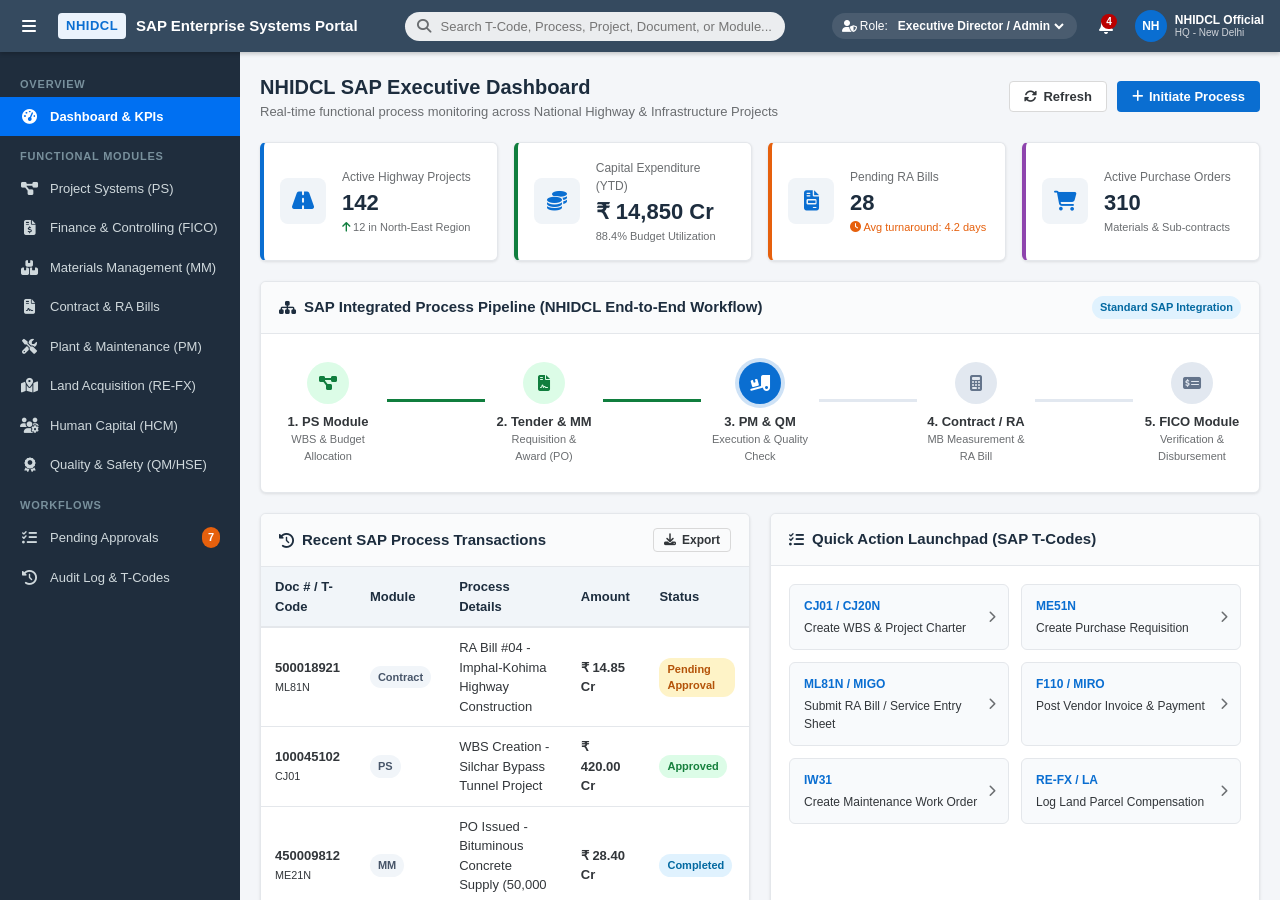
<file: index.html>
<!DOCTYPE html>
<html lang="en">
<head>
    <meta charset="UTF-8">
    <meta name="viewport" content="width=device-width, initial-scale=1.0">
    <title>NHIDCL - SAP Enterprise Portal Prototype</title>
    <link rel="stylesheet" href="styles.css">
    <link rel="stylesheet" href="https://cdnjs.cloudflare.com/ajax/libs/font-awesome/6.4.0/css/all.min.css">
</head>
<body>
    <!-- Top Shell Bar -->
    <header class="sap-header">
        <div class="header-left">
            <button id="toggle-sidebar-btn" class="icon-btn" title="Toggle Menu"><i class="fas fa-bars"></i></button>
            <div class="brand-logo">
                <span class="logo-badge">NHIDCL</span>
                <span class="brand-title">SAP Enterprise Systems Portal</span>
            </div>
        </div>
        <div class="header-search">
            <i class="fas fa-search search-icon"></i>
            <input type="text" id="global-search-input" placeholder="Search T-Code, Process, Project, Document, or Module...">
        </div>
        <div class="header-right">
            <div class="role-selector-wrap">
                <label for="user-role-select"><i class="fas fa-user-shield"></i> Role:</label>
                <select id="user-role-select">
                    <option value="project_manager">Project Manager (PS/PM)</option>
                    <option value="finance_officer">Finance Officer (FI-CO)</option>
                    <option value="materials_manager">Materials Manager (MM)</option>
                    <option value="site_engineer">Site Engineer (PS/QM)</option>
                    <option value="executive_director" selected>Executive Director / Admin</option>
                </select>
            </div>
            <button class="icon-btn notification-btn" title="Notifications">
                <i class="fas fa-bell"></i>
                <span class="badge">4</span>
            </button>
            <div class="user-profile">
                <div class="avatar">NH</div>
                <div class="user-info">
                    <span class="user-name">NHIDCL Official</span>
                    <span class="user-dept">HQ - New Delhi</span>
                </div>
            </div>
        </div>
    </header>

    <div class="app-container">
        <!-- Sidebar Navigation -->
        <aside class="sap-sidebar" id="sidebar">
            <nav class="sidebar-nav">
                <div class="nav-section-title">Overview</div>
                <a href="#" class="nav-item active" data-view="dashboard">
                    <i class="fas fa-tachometer-alt"></i> <span>Dashboard & KPIs</span>
                </a>

                <div class="nav-section-title">Functional Modules</div>

                <a href="#" class="nav-item" data-view="ps-module">
                    <i class="fas fa-project-diagram"></i> <span>Project Systems (PS)</span>
                </a>

                <a href="#" class="nav-item" data-view="fico-module">
                    <i class="fas fa-file-invoice-dollar"></i> <span>Finance & Controlling (FICO)</span>
                </a>

                <a href="#" class="nav-item" data-view="mm-module">
                    <i class="fas fa-boxes"></i> <span>Materials Management (MM)</span>
                </a>

                <a href="#" class="nav-item" data-view="contract-module">
                    <i class="fas fa-file-contract"></i> <span>Contract & RA Bills</span>
                </a>

                <a href="#" class="nav-item" data-view="pm-module">
                    <i class="fas fa-tools"></i> <span>Plant & Maintenance (PM)</span>
                </a>

                <a href="#" class="nav-item" data-view="land-module">
                    <i class="fas fa-map-marked-alt"></i> <span>Land Acquisition (RE-FX)</span>
                </a>

                <a href="#" class="nav-item" data-view="hcm-module">
                    <i class="fas fa-users-cog"></i> <span>Human Capital (HCM)</span>
                </a>

                <a href="#" class="nav-item" data-view="qm-module">
                    <i class="fas fa-award"></i> <span>Quality & Safety (QM/HSE)</span>
                </a>

                <div class="nav-section-title">Workflows</div>
                <a href="#" class="nav-item" data-view="workflow-approvals">
                    <i class="fas fa-tasks"></i> <span>Pending Approvals</span>
                    <span class="nav-badge">7</span>
                </a>
                <a href="#" class="nav-item" data-view="audit-trail">
                    <i class="fas fa-history"></i> <span>Audit Log & T-Codes</span>
                </a>
            </nav>
        </aside>

        <!-- Main Workspace -->
        <main class="sap-workspace">

            <!-- DASHBOARD VIEW -->
            <section id="view-dashboard" class="view-panel active">
                <div class="page-header">
                    <div>
                        <h2>NHIDCL SAP Executive Dashboard</h2>
                        <p class="subtitle">Real-time functional process monitoring across National Highway & Infrastructure Projects</p>
                    </div>
                    <div class="header-actions">
                        <button class="btn btn-secondary" id="btn-refresh-dash"><i class="fas fa-sync-alt"></i> Refresh</button>
                        <button class="btn btn-primary" id="btn-quick-process"><i class="fas fa-plus"></i> Initiate Process</button>
                    </div>
                </div>

                <!-- KPI Metric Cards -->
                <div class="kpi-grid">
                    <div class="kpi-card border-left-blue">
                        <div class="kpi-icon"><i class="fas fa-road"></i></div>
                        <div class="kpi-content">
                            <span class="kpi-label">Active Highway Projects</span>
                            <span class="kpi-value" id="kpi-active-projects">142</span>
                            <span class="kpi-subtext"><i class="fas fa-arrow-up text-success"></i> 12 in North-East Region</span>
                        </div>
                    </div>
                    <div class="kpi-card border-left-green">
                        <div class="kpi-icon"><i class="fas fa-coins"></i></div>
                        <div class="kpi-content">
                            <span class="kpi-label">Capital Expenditure (YTD)</span>
                            <span class="kpi-value" id="kpi-capex">₹ 14,850 Cr</span>
                            <span class="kpi-subtext">88.4% Budget Utilization</span>
                        </div>
                    </div>
                    <div class="kpi-card border-left-orange">
                        <div class="kpi-icon"><i class="fas fa-file-invoice"></i></div>
                        <div class="kpi-content">
                            <span class="kpi-label">Pending RA Bills</span>
                            <span class="kpi-value" id="kpi-pending-bills">28</span>
                            <span class="kpi-subtext text-warning"><i class="fas fa-clock"></i> Avg turnaround: 4.2 days</span>
                        </div>
                    </div>
                    <div class="kpi-card border-left-purple">
                        <div class="kpi-icon"><i class="fas fa-shopping-cart"></i></div>
                        <div class="kpi-content">
                            <span class="kpi-label">Active Purchase Orders</span>
                            <span class="kpi-value" id="kpi-active-pos">310</span>
                            <span class="kpi-subtext">Materials & Sub-contracts</span>
                        </div>
                    </div>
                </div>

                <!-- Functional Flow Summary -->
                <div class="card margin-top-lg">
                    <div class="card-header">
                        <h3><i class="fas fa-sitemap"></i> SAP Integrated Process Pipeline (NHIDCL End-to-End Workflow)</h3>
                        <span class="tag tag-info">Standard SAP Integration</span>
                    </div>
                    <div class="card-body">
                        <div class="process-stepper-horizontal">
                            <div class="step-item completed" data-step="1">
                                <div class="step-circle"><i class="fas fa-project-diagram"></i></div>
                                <div class="step-title">1. PS Module</div>
                                <div class="step-desc">WBS & Budget Allocation</div>
                            </div>
                            <div class="step-connector completed"></div>
                            <div class="step-item completed" data-step="2">
                                <div class="step-circle"><i class="fas fa-file-contract"></i></div>
                                <div class="step-title">2. Tender & MM</div>
                                <div class="step-desc">Requisition & Award (PO)</div>
                            </div>
                            <div class="step-connector completed"></div>
                            <div class="step-item active" data-step="3">
                                <div class="step-circle"><i class="fas fa-truck-loading"></i></div>
                                <div class="step-title">3. PM & QM</div>
                                <div class="step-desc">Execution & Quality Check</div>
                            </div>
                            <div class="step-connector"></div>
                            <div class="step-item" data-step="4">
                                <div class="step-circle"><i class="fas fa-calculator"></i></div>
                                <div class="step-title">4. Contract / RA</div>
                                <div class="step-desc">MB Measurement & RA Bill</div>
                            </div>
                            <div class="step-connector"></div>
                            <div class="step-item" data-step="5">
                                <div class="step-circle"><i class="fas fa-money-check-alt"></i></div>
                                <div class="step-title">5. FICO Module</div>
                                <div class="step-desc">Verification & Disbursement</div>
                            </div>
                        </div>
                    </div>
                </div>

                <!-- Recent Process Activity Table -->
                <div class="grid-2-col margin-top-lg">
                    <div class="card">
                        <div class="card-header">
                            <h3><i class="fas fa-history"></i> Recent SAP Process Transactions</h3>
                            <button class="btn btn-sm btn-outline" id="btn-export-log"><i class="fas fa-download"></i> Export</button>
                        </div>
                        <div class="card-body padding-0">
                            <div class="table-responsive">
                                <table class="sap-table">
                                    <thead>
                                        <tr>
                                            <th>Doc # / T-Code</th>
                                            <th>Module</th>
                                            <th>Process Details</th>
                                            <th>Amount</th>
                                            <th>Status</th>
                                        </tr>
                                    </thead>
                                    <tbody id="recent-transactions-tbody">
                                        <!-- Injected via JS -->
                                    </tbody>
                                </table>
                            </div>
                        </div>
                    </div>

                    <div class="card">
                        <div class="card-header">
                            <h3><i class="fas fa-tasks"></i> Quick Action Launchpad (SAP T-Codes)</h3>
                        </div>
                        <div class="card-body">
                            <div class="tcode-grid">
                                <div class="tcode-tile" data-action="open-modal-ps-create">
                                    <span class="tcode-code">CJ01 / CJ20N</span>
                                    <span class="tcode-name">Create WBS & Project Charter</span>
                                    <i class="fas fa-chevron-right arrow-icon"></i>
                                </div>
                                <div class="tcode-tile" data-action="open-modal-mm-pr">
                                    <span class="tcode-code">ME51N</span>
                                    <span class="tcode-name">Create Purchase Requisition</span>
                                    <i class="fas fa-chevron-right arrow-icon"></i>
                                </div>
                                <div class="tcode-tile" data-action="open-modal-ra-bill">
                                    <span class="tcode-code">ML81N / MIGO</span>
                                    <span class="tcode-name">Submit RA Bill / Service Entry Sheet</span>
                                    <i class="fas fa-chevron-right arrow-icon"></i>
                                </div>
                                <div class="tcode-tile" data-action="open-modal-fico-payment">
                                    <span class="tcode-code">F110 / MIRO</span>
                                    <span class="tcode-name">Post Vendor Invoice & Payment</span>
                                    <i class="fas fa-chevron-right arrow-icon"></i>
                                </div>
                                <div class="tcode-tile" data-action="open-modal-pm-order">
                                    <span class="tcode-code">IW31</span>
                                    <span class="tcode-name">Create Maintenance Work Order</span>
                                    <i class="fas fa-chevron-right arrow-icon"></i>
                                </div>
                                <div class="tcode-tile" data-action="open-modal-land-parcel">
                                    <span class="tcode-code">RE-FX / LA</span>
                                    <span class="tcode-name">Log Land Parcel Compensation</span>
                                    <i class="fas fa-chevron-right arrow-icon"></i>
                                </div>
                            </div>
                        </div>
                    </div>
                </div>
            </section>

            <!-- PROJECT SYSTEMS (PS) MODULE -->
            <section id="view-ps-module" class="view-panel">
                <div class="page-header">
                    <div>
                        <h2>Project Systems (PS) Module</h2>
                        <p class="subtitle">WBS Element Creation, Project Chartering, Cost Center Mapping, and Physical Progress Tracking</p>
                    </div>
                    <button class="btn btn-primary" id="btn-create-ps-proj"><i class="fas fa-plus-circle"></i> Create New Project (CJ01)</button>
                </div>

                <div class="card">
                    <div class="card-header">
                        <h3><i class="fas fa-network-wired"></i> NHIDCL Infrastructure Projects & WBS Hierarchy</h3>
                        <div class="filter-group">
                            <input type="text" class="form-control form-control-sm" id="ps-filter-search" placeholder="Filter by Project / WBS Code...">
                            <select class="form-control form-control-sm" id="ps-filter-status">
                                <option value="ALL">All Statuses</option>
                                <option value="In Progress">In Progress</option>
                                <option value="Approved">Approved</option>
                                <option value="Under Review">Under Review</option>
                            </select>
                        </div>
                    </div>
                    <div class="card-body padding-0">
                        <div class="table-responsive">
                            <table class="sap-table">
                                <thead>
                                    <tr>
                                        <th>Project Def / WBS</th>
                                        <th>Project Title & Stretch</th>
                                        <th>State / RO</th>
                                        <th>Sanctioned Budget</th>
                                        <th>Incurred Cost</th>
                                        <th>Physical %</th>
                                        <th>Status</th>
                                        <th>Actions</th>
                                    </tr>
                                </thead>
                                <tbody id="ps-projects-tbody">
                                    <!-- Injected via JS -->
                                </tbody>
                            </table>
                        </div>
                    </div>
                </div>
            </section>

            <!-- FINANCE & CONTROLLING (FICO) MODULE -->
            <section id="view-fico-module" class="view-panel">
                <div class="page-header">
                    <div>
                        <h2>Finance & Controlling (FICO) Module</h2>
                        <p class="subtitle">General Ledger, Accounts Payable, Vendor Disbursements, Budget Control (F110 / MIRO / FB60)</p>
                    </div>
                    <button class="btn btn-primary" id="btn-create-fico-invoice"><i class="fas fa-receipt"></i> Post Vendor Invoice (MIRO)</button>
                </div>

                <div class="card">
                    <div class="card-header">
                        <h3><i class="fas fa-book-open"></i> Vendor Ledger & Payment Vouchers</h3>
                        <div class="filter-group">
                            <input type="text" class="form-control form-control-sm" id="fico-search" placeholder="Search Vendor / Voucher #...">
                        </div>
                    </div>
                    <div class="card-body padding-0">
                        <div class="table-responsive">
                            <table class="sap-table">
                                <thead>
                                    <tr>
                                        <th>Voucher # / Doc</th>
                                        <th>Vendor Name</th>
                                        <th>GL Account / Project WBS</th>
                                        <th>Invoice Amount</th>
                                        <th>TDS / Deductions</th>
                                        <th>Net Payable</th>
                                        <th>Posting Status</th>
                                        <th>Action</th>
                                    </tr>
                                </thead>
                                <tbody id="fico-vouchers-tbody">
                                    <!-- Injected via JS -->
                                </tbody>
                            </table>
                        </div>
                    </div>
                </div>
            </section>

            <!-- MATERIALS MANAGEMENT (MM) MODULE -->
            <section id="view-mm-module" class="view-panel">
                <div class="page-header">
                    <div>
                        <h2>Materials Management (MM) Module</h2>
                        <p class="subtitle">Purchase Requisition (ME51N), Purchase Order (ME21N), Goods Receipt (MIGO) & Inventory</p>
                    </div>
                    <button class="btn btn-primary" id="btn-create-mm-pr"><i class="fas fa-cart-plus"></i> Create Purchase Requisition (ME51N)</button>
                </div>

                <div class="card">
                    <div class="card-header">
                        <h3><i class="fas fa-boxes"></i> Purchase Requisitions & Orders Register</h3>
                    </div>
                    <div class="card-body padding-0">
                        <div class="table-responsive">
                            <table class="sap-table">
                                <thead>
                                    <tr>
                                        <th>PR / PO Number</th>
                                        <th>Material / Service Description</th>
                                        <th>Plant / Site Location</th>
                                        <th>Quantity</th>
                                        <th>Est. Total Value</th>
                                        <th>Vendor / Tender</th>
                                        <th>Stage</th>
                                        <th>Action</th>
                                    </tr>
                                </thead>
                                <tbody id="mm-orders-tbody">
                                    <!-- Injected via JS -->
                                </tbody>
                            </table>
                        </div>
                    </div>
                </div>
            </section>

            <!-- CONTRACT & RA BILLS MODULE -->
            <section id="view-contract-module" class="view-panel">
                <div class="page-header">
                    <div>
                        <h2>Contract & RA Bill Management</h2>
                        <p class="subtitle">Running Account (RA) Bill Processing, Measurement Book (MB) Entry (ML81N), BG Tracking</p>
                    </div>
                    <button class="btn btn-primary" id="btn-create-ra-bill"><i class="fas fa-file-signature"></i> Submit New RA Bill</button>
                </div>

                <div class="card">
                    <div class="card-header">
                        <h3><i class="fas fa-file-invoice"></i> Contractor RA Bills Register</h3>
                    </div>
                    <div class="card-body padding-0">
                        <div class="table-responsive">
                            <table class="sap-table">
                                <thead>
                                    <tr>
                                        <th>Bill #</th>
                                        <th>Contract Agreement #</th>
                                        <th>Contractor Name</th>
                                        <th>MB Ref / Period</th>
                                        <th>Claimed Amount</th>
                                        <th>Verified Amount</th>
                                        <th>Approval Status</th>
                                        <th>Action</th>
                                    </tr>
                                </thead>
                                <tbody id="contract-bills-tbody">
                                    <!-- Injected via JS -->
                                </tbody>
                            </table>
                        </div>
                    </div>
                </div>
            </section>

            <!-- PLANT & MAINTENANCE (PM) MODULE -->
            <section id="view-pm-module" class="view-panel">
                <div class="page-header">
                    <div>
                        <h2>Plant & Maintenance (PM) Module</h2>
                        <p class="subtitle">Heavy Equipment Fleet Tracking, Breakdown Logs, Preventive Maintenance (IW31 / IE01)</p>
                    </div>
                    <button class="btn btn-primary" id="btn-create-pm-ticket"><i class="fas fa-wrench"></i> Log Maintenance Ticket (IW31)</button>
                </div>

                <div class="card">
                    <div class="card-header">
                        <h3><i class="fas fa-truck-monster"></i> Equipment Master & Maintenance Work Orders</h3>
                    </div>
                    <div class="card-body padding-0">
                        <div class="table-responsive">
                            <table class="sap-table">
                                <thead>
                                    <tr>
                                        <th>Equipment ID</th>
                                        <th>Asset Name / Machinery</th>
                                        <th>Assigned Stretch / RO</th>
                                        <th>Maintenance Type</th>
                                        <th>Last Serviced</th>
                                        <th>Operational Status</th>
                                        <th>Action</th>
                                    </tr>
                                </thead>
                                <tbody id="pm-equipment-tbody">
                                    <!-- Injected via JS -->
                                </tbody>
                            </table>
                        </div>
                    </div>
                </div>
            </section>

            <!-- REAL ESTATE & LAND ACQUISITION (RE-FX) MODULE -->
            <section id="view-land-module" class="view-panel">
                <div class="page-header">
                    <div>
                        <h2>Real Estate & Land Acquisition (RE-FX / LA)</h2>
                        <p class="subtitle">3A/3D Notification Tracking, Land Parcel Valuation, CALA Disbursement, Encroachment Monitoring</p>
                    </div>
                    <button class="btn btn-primary" id="btn-create-land-parcel"><i class="fas fa-map-marker-alt"></i> Register Land Parcel</button>
                </div>

                <div class="card">
                    <div class="card-header">
                        <h3><i class="fas fa-mountain"></i> Land Acquisition & Compensation Register</h3>
                    </div>
                    <div class="card-body padding-0">
                        <div class="table-responsive">
                            <table class="sap-table">
                                <thead>
                                    <tr>
                                        <th>Parcel ID</th>
                                        <th>Village / Chainage (Km)</th>
                                        <th>Land Area (Hectares)</th>
                                        <th>Gazette Notification</th>
                                        <th>Compensation Award (₹)</th>
                                        <th>Disbursement Status</th>
                                        <th>Action</th>
                                    </tr>
                                </thead>
                                <tbody id="land-parcels-tbody">
                                    <!-- Injected via JS -->
                                </tbody>
                            </table>
                        </div>
                    </div>
                </div>
            </section>

            <!-- HUMAN CAPITAL MANAGEMENT (HCM) MODULE -->
            <section id="view-hcm-module" class="view-panel">
                <div class="page-header">
                    <div>
                        <h2>Human Capital Management (HCM) Module</h2>
                        <p class="subtitle">Employee Master, Site Transfers, Attendance, Tour & Travel Expense Claims (PA30 / PR05)</p>
                    </div>
                    <button class="btn btn-primary" id="btn-create-hcm-claim"><i class="fas fa-plane-departure"></i> Submit Travel Claim</button>
                </div>

                <div class="card">
                    <div class="card-header">
                        <h3><i class="fas fa-user-tie"></i> Key Personnel & Site Deployment</h3>
                    </div>
                    <div class="card-body padding-0">
                        <div class="table-responsive">
                            <table class="sap-table">
                                <thead>
                                    <tr>
                                        <th>Emp ID</th>
                                        <th>Employee Name</th>
                                        <th>Designation</th>
                                        <th>Current Posting / RO</th>
                                        <th>Assigned Project WBS</th>
                                        <th>Contact / Email</th>
                                        <th>Status</th>
                                    </tr>
                                </thead>
                                <tbody id="hcm-employees-tbody">
                                    <!-- Injected via JS -->
                                </tbody>
                            </table>
                        </div>
                    </div>
                </div>
            </section>

            <!-- QUALITY & SAFETY (QM/HSE) MODULE -->
            <section id="view-qm-module" class="view-panel">
                <div class="page-header">
                    <div>
                        <h2>Quality & Safety Management (QM / HSE)</h2>
                        <p class="subtitle">Bitumen / Concrete Test Certificates, Safety Inspections, Non-Conformance Reports (QA01)</p>
                    </div>
                    <button class="btn btn-primary" id="btn-create-qm-log"><i class="fas fa-clipboard-check"></i> Log Quality Inspection</button>
                </div>

                <div class="card">
                    <div class="card-header">
                        <h3><i class="fas fa-vial"></i> Material Quality Inspection & Lab Reports</h3>
                    </div>
                    <div class="card-body padding-0">
                        <div class="table-responsive">
                            <table class="sap-table">
                                <thead>
                                    <tr>
                                        <th>Inspection Lot #</th>
                                        <th>Sample Type / Bitumen Mix</th>
                                        <th>Chainage / Batch</th>
                                        <th>Inspector Name</th>
                                        <th>Cube Strength / Result</th>
                                        <th>Clearance Status</th>
                                        <th>Action</th>
                                    </tr>
                                </thead>
                                <tbody id="qm-inspections-tbody">
                                    <!-- Injected via JS -->
                                </tbody>
                            </table>
                        </div>
                    </div>
                </div>
            </section>

            <!-- WORKFLOW APPROVALS VIEW -->
            <section id="view-workflow-approvals" class="view-panel">
                <div class="page-header">
                    <div>
                        <h2>Pending Approval Inbox</h2>
                        <p class="subtitle">Unified SAP Workflow Items Requiring Functional Approval</p>
                    </div>
                </div>

                <div class="card">
                    <div class="card-header">
                        <h3><i class="fas fa-inbox"></i> Items Awaiting Approval</h3>
                    </div>
                    <div class="card-body padding-0">
                        <div class="table-responsive">
                            <table class="sap-table">
                                <thead>
                                    <tr>
                                        <th>Workflow ID</th>
                                        <th>Process / T-Code</th>
                                        <th>Submitted By</th>
                                        <th>Value / Details</th>
                                        <th>Submission Date</th>
                                        <th>Action</th>
                                    </tr>
                                </thead>
                                <tbody id="workflow-approvals-tbody">
                                    <!-- Injected via JS -->
                                </tbody>
                            </table>
                        </div>
                    </div>
                </div>
            </section>

            <!-- AUDIT TRAIL VIEW -->
            <section id="view-audit-trail" class="view-panel">
                <div class="page-header">
                    <div>
                        <h2>Audit Trail & SAP Transaction Directory</h2>
                        <p class="subtitle">Complete catalog of SAP transaction codes (T-Codes) and process execution log</p>
                    </div>
                </div>

                <div class="card">
                    <div class="card-header">
                        <h3><i class="fas fa-book"></i> NHIDCL SAP Master T-Code Reference Guide</h3>
                    </div>
                    <div class="card-body padding-0">
                        <div class="table-responsive">
                            <table class="sap-table">
                                <thead>
                                    <tr>
                                        <th>Module</th>
                                        <th>T-Code</th>
                                        <th>Transaction Name</th>
                                        <th>Functional Description</th>
                                    </tr>
                                </thead>
                                <tbody>
                                    <tr><td><strong>PS</strong></td><td><code>CJ01 / CJ02</code></td><td>Create / Change Project Definition</td><td>Setup highway project header & parameters.</td></tr>
                                    <tr><td><strong>PS</strong></td><td><code>CJ20N</code></td><td>Project Builder</td><td>Manage Work Breakdown Structure (WBS) & activities.</td></tr>
                                    <tr><td><strong>MM</strong></td><td><code>ME51N</code></td><td>Create Purchase Requisition</td><td>Raise demand for construction materials/services.</td></tr>
                                    <tr><td><strong>MM</strong></td><td><code>ME21N</code></td><td>Create Purchase Order</td><td>Issue PO to approved contractor/vendor.</td></tr>
                                    <tr><td><strong>MM</strong></td><td><code>MIGO</code></td><td>Goods Receipt / Issue</td><td>Record arrival of materials at site warehouse.</td></tr>
                                    <tr><td><strong>Contract</strong></td><td><code>ML81N</code></td><td>Service Entry Sheet (SES)</td><td>Approve completed civil works for RA Bill.</td></tr>
                                    <tr><td><strong>FICO</strong></td><td><code>MIRO</code></td><td>Enter Incoming Invoice</td><td>Verify vendor bill against PO and SES.</td></tr>
                                    <tr><td><strong>FICO</strong></td><td><code>F110</code></td><td>Automatic Payment Run</td><td>Execute bulk payment disbursement to vendors.</td></tr>
                                    <tr><td><strong>PM</strong></td><td><code>IW31</code></td><td>Create Order</td><td>Schedule maintenance work order for machinery.</td></tr>
                                    <tr><td><strong>RE-FX</strong></td><td><code>RELA</code></td><td>Land Acquisition Master</td><td>Manage land acquisition notifications & compensation.</td></tr>
                                </tbody>
                            </table>
                        </div>
                    </div>
                </div>
            </section>

        </main>
    </div>

    <!-- MODALS FOR PROCESS CREATION / DIALOGS -->
    <div class="modal-overlay" id="generic-modal">
        <div class="modal-card">
            <div class="modal-header">
                <h3 id="modal-title">Process Title</h3>
                <button class="close-modal-btn" id="modal-close-btn">&times;</button>
            </div>
            <div class="modal-body" id="modal-body-content">
                <!-- Dynamic form injected via JS -->
            </div>
            <div class="modal-footer" id="modal-footer-content">
                <button class="btn btn-secondary" id="modal-cancel-btn">Cancel</button>
                <button class="btn btn-primary" id="modal-submit-btn">Submit Process</button>
            </div>
        </div>
    </div>

    <!-- Notification Toast Container -->
    <div id="toast-container" class="toast-container"></div>

    <script src="app.js"></script>
</body>
</html>
</file>
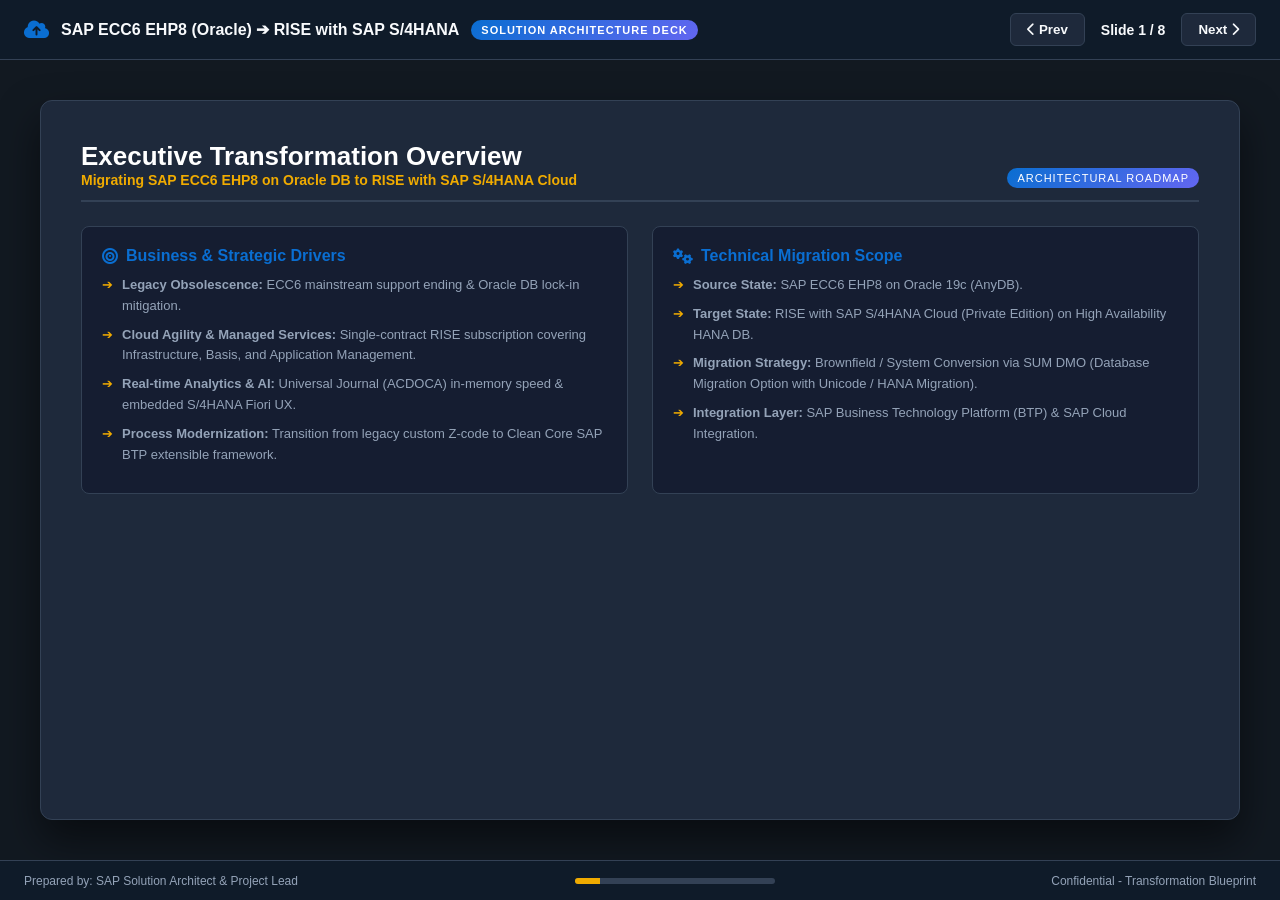
<file: sap_rise_transformation_ppt.html>
<!DOCTYPE html>
<html lang="en">
<head>
    <meta charset="UTF-8">
    <meta name="viewport" content="width=device-width, initial-scale=1.0">
    <title>SAP ECC6 EHP8 to RISE with SAP S/4HANA Transformation Plan</title>
    <link rel="stylesheet" href="https://cdnjs.cloudflare.com/ajax/libs/font-awesome/6.4.0/css/all.min.css">
    <style>
        :root {
            --sap-navy: #0f1b29;
            --sap-blue: #0a6ed1;
            --sap-gold: #f0ab00;
            --bg-dark: #121921;
            --card-bg: #1e293b;
            --text-light: #f8fafc;
            --text-muted: #94a3b8;
            --border-color: #334155;
            --accent-green: #10b981;
            --accent-red: #ef4444;
        }

        * {
            box-sizing: border-box;
            margin: 0;
            padding: 0;
        }

        body {
            font-family: 'Segoe UI', -apple-system, BlinkMacSystemFont, Roboto, sans-serif;
            background-color: var(--bg-dark);
            color: var(--text-light);
            height: 100vh;
            display: flex;
            flex-direction: column;
            overflow: hidden;
        }

        /* Top Header */
        header {
            height: 60px;
            background-color: var(--sap-navy);
            border-bottom: 1px solid var(--border-color);
            display: flex;
            align-items: center;
            justify-content: space-between;
            padding: 0 24px;
        }

        .logo-area {
            display: flex;
            align-items: center;
            gap: 12px;
            font-weight: 700;
            font-size: 16px;
        }

        .badge-rise {
            background: linear-gradient(135deg, #0a6ed1, #6366f1);
            color: white;
            padding: 4px 10px;
            border-radius: 20px;
            font-size: 11px;
            text-transform: uppercase;
            letter-spacing: 1px;
        }

        .controls {
            display: flex;
            align-items: center;
            gap: 16px;
        }

        .btn-nav {
            background: var(--card-bg);
            border: 1px solid var(--border-color);
            color: var(--text-light);
            padding: 8px 16px;
            border-radius: 6px;
            cursor: pointer;
            font-weight: 600;
            transition: all 0.2s;
        }

        .btn-nav:hover {
            background: var(--sap-blue);
            border-color: var(--sap-blue);
        }

        /* Slide Container */
        .presentation-container {
            flex: 1;
            position: relative;
            overflow: hidden;
            padding: 40px;
            display: flex;
            justify-content: center;
            align-items: center;
        }

        .slide {
            display: none;
            width: 100%;
            max-width: 1200px;
            height: 100%;
            background-color: var(--card-bg);
            border: 1px solid var(--border-color);
            border-radius: 12px;
            padding: 40px;
            box-shadow: 0 20px 40px rgba(0,0,0,0.5);
            flex-direction: column;
            animation: fadeIn 0.4s ease;
            overflow-y: auto;
        }

        .slide.active {
            display: flex;
        }

        @keyframes fadeIn {
            from { opacity: 0; transform: translateY(10px); }
            to { opacity: 1; transform: translateY(0); }
        }

        .slide-header {
            margin-bottom: 24px;
            border-bottom: 2px solid var(--border-color);
            padding-bottom: 12px;
            display: flex;
            justify-content: space-between;
            align-items: flex-end;
        }

        .slide-title {
            font-size: 26px;
            color: #ffffff;
            font-weight: 700;
        }

        .slide-subtitle {
            font-size: 14px;
            color: var(--sap-gold);
            font-weight: 600;
        }

        .slide-body {
            flex: 1;
        }

        /* Content Components */
        .grid-2 {
            display: grid;
            grid-template-columns: 1fr 1fr;
            gap: 24px;
        }

        .grid-3 {
            display: grid;
            grid-template-columns: repeat(3, 1fr);
            gap: 20px;
        }

        .grid-4 {
            display: grid;
            grid-template-columns: repeat(4, 1fr);
            gap: 16px;
        }

        .info-card {
            background-color: rgba(15, 23, 42, 0.6);
            border: 1px solid var(--border-color);
            border-radius: 8px;
            padding: 20px;
        }

        .info-card h4 {
            color: var(--sap-blue);
            margin-bottom: 10px;
            font-size: 16px;
            display: flex;
            align-items: center;
            gap: 8px;
        }

        .info-card p, .info-card li {
            font-size: 13px;
            color: var(--text-muted);
            line-height: 1.6;
        }

        ul.styled-list {
            list-style: none;
            padding-left: 0;
        }

        ul.styled-list li {
            position: relative;
            padding-left: 20px;
            margin-bottom: 8px;
        }

        ul.styled-list li::before {
            content: '➔';
            position: absolute;
            left: 0;
            color: var(--sap-gold);
        }

        /* Stepper Phase Layout */
        .phase-stepper {
            display: flex;
            gap: 12px;
            margin-top: 10px;
        }

        .phase-box {
            flex: 1;
            background: rgba(30, 41, 59, 0.9);
            border-top: 4px solid var(--sap-blue);
            border-radius: 6px;
            padding: 16px;
            border-right: 1px solid var(--border-color);
            border-bottom: 1px solid var(--border-color);
            border-left: 1px solid var(--border-color);
        }

        .phase-box h5 {
            font-size: 14px;
            color: #ffffff;
            margin-bottom: 6px;
        }

        .phase-box ul {
            font-size: 12px;
            color: var(--text-muted);
            list-style-type: square;
            padding-left: 16px;
        }

        /* Footer progress */
        footer {
            height: 40px;
            background-color: var(--sap-navy);
            border-top: 1px solid var(--border-color);
            display: flex;
            align-items: center;
            justify-content: space-between;
            padding: 0 24px;
            font-size: 12px;
            color: var(--text-muted);
        }

        .progress-bar {
            width: 200px;
            height: 6px;
            background: var(--border-color);
            border-radius: 3px;
            overflow: hidden;
        }

        .progress-fill {
            height: 100%;
            background: var(--sap-gold);
            width: 12.5%;
            transition: width 0.3s;
        }
    </style>
</head>
<body>

    <header>
        <div class="logo-area">
            <i class="fas fa-cloud-upload-alt text-sap-blue" style="color: #0a6ed1; font-size: 20px;"></i>
            <span>SAP ECC6 EHP8 (Oracle) ➔ RISE with SAP S/4HANA</span>
            <span class="badge-rise">Solution Architecture Deck</span>
        </div>
        <div class="controls">
            <button class="btn-nav" id="btn-prev"><i class="fas fa-chevron-left"></i> Prev</button>
            <span id="slide-number" style="font-size: 14px; font-weight: 600;">Slide 1 / 8</span>
            <button class="btn-nav" id="btn-next">Next <i class="fas fa-chevron-right"></i></button>
        </div>
    </header>

    <div class="presentation-container">

        <!-- SLIDE 1: Executive Overview -->
        <div class="slide active" id="slide-1">
            <div class="slide-header">
                <div>
                    <h2 class="slide-title">Executive Transformation Overview</h2>
                    <p class="slide-subtitle">Migrating SAP ECC6 EHP8 on Oracle DB to RISE with SAP S/4HANA Cloud</p>
                </div>
                <span class="badge-rise">Architectural Roadmap</span>
            </div>
            <div class="slide-body">
                <div class="grid-2">
                    <div class="info-card">
                        <h4><i class="fas fa-bullseye"></i> Business & Strategic Drivers</h4>
                        <ul class="styled-list">
                            <li><strong>Legacy Obsolescence:</strong> ECC6 mainstream support ending & Oracle DB lock-in mitigation.</li>
                            <li><strong>Cloud Agility & Managed Services:</strong> Single-contract RISE subscription covering Infrastructure, Basis, and Application Management.</li>
                            <li><strong>Real-time Analytics & AI:</strong> Universal Journal (ACDOCA) in-memory speed & embedded S/4HANA Fiori UX.</li>
                            <li><strong>Process Modernization:</strong> Transition from legacy custom Z-code to Clean Core SAP BTP extensible framework.</li>
                        </ul>
                    </div>
                    <div class="info-card">
                        <h4><i class="fas fa-cogs"></i> Technical Migration Scope</h4>
                        <ul class="styled-list">
                            <li><strong>Source State:</strong> SAP ECC6 EHP8 on Oracle 19c (AnyDB).</li>
                            <li><strong>Target State:</strong> RISE with SAP S/4HANA Cloud (Private Edition) on High Availability HANA DB.</li>
                            <li><strong>Migration Strategy:</strong> Brownfield / System Conversion via SUM DMO (Database Migration Option with Unicode / HANA Migration).</li>
                            <li><strong>Integration Layer:</strong> SAP Business Technology Platform (BTP) & SAP Cloud Integration.</li>
                        </ul>
                    </div>
                </div>
            </div>
        </div>

        <!-- SLIDE 2: SAP Activate Methodology -->
        <div class="slide" id="slide-2">
            <div class="slide-header">
                <div>
                    <h2 class="slide-title">Transformation Phases (SAP Activate Framework)</h2>
                    <p class="slide-subtitle">Structured 6-Phase Execution Strategy for RISE Conversion</p>
                </div>
            </div>
            <div class="slide-body">
                <div class="phase-stepper">
                    <div class="phase-box">
                        <h5>1. Discover</h5>
                        <ul>
                            <li>Readiness Check 2.0</li>
                            <li>BSR & Process Discovery</li>
                            <li>RISE SLA & Architecture</li>
                            <li>Business Case Sign-off</li>
                        </ul>
                    </div>
                    <div class="phase-box">
                        <h5>2. Prepare</h5>
                        <ul>
                            <li>Project Charter & Governance</li>
                            <li>Sandbox Provisioning</li>
                            <li>Custom Code Scoping</li>
                            <li>CVI Pre-check (BP)</li>
                        </ul>
                    </div>
                    <div class="phase-box">
                        <h5>3. Explore</h5>
                        <ul>
                            <li>Fit-to-Standard Workshops</li>
                            <li>Delta Requirement Analysis</li>
                            <li>Integration & Security Design</li>
                            <li>Trial Conversion Run 1</li>
                        </ul>
                    </div>
                    <div class="phase-box">
                        <h5>4. Realize</h5>
                        <ul>
                            <li>Trial Conversion Run 2 & 3</li>
                            <li>Custom Code Adaptation</li>
                            <li>SIT, UAT & Performance Run</li>
                            <li>Cutover Dry Runs</li>
                        </ul>
                    </div>
                    <div class="phase-box">
                        <h5>5. Deploy</h5>
                        <ul>
                            <li>Final DMO Cutover Execution</li>
                            <li>Business Validation & Go-Live</li>
                            <li>Hypercare Handover</li>
                            <li>System Decommissioning</li>
                        </ul>
                    </div>
                </div>
            </div>
        </div>

        <!-- SLIDE 3: Key Roles & Responsibilities -->
        <div class="slide" id="slide-3">
            <div class="slide-header">
                <div>
                    <h2 class="slide-title">Critical Governance & Project Roles</h2>
                    <p class="slide-subtitle">RACI Matrix across Client, Implementation Partner, and SAP RISE Teams</p>
                </div>
            </div>
            <div class="slide-body">
                <div class="grid-3">
                    <div class="info-card">
                        <h4><i class="fas fa-user-tie"></i> Project Leadership & Steering</h4>
                        <ul class="styled-list">
                            <li><strong>Project Lead / Director:</strong> Program schedule, budget, risk, and steering committee alignment.</li>
                            <li><strong>Solution Architect:</strong> End-to-end functional & technical design integrity across ECC and S/4HANA.</li>
                            <li><strong>Change Management Lead:</strong> Fiori adoption, training, and business process enablement.</li>
                        </ul>
                    </div>
                    <div class="info-card">
                        <h4><i class="fas fa-microchip"></i> Technical & Basis Leads</h4>
                        <ul class="styled-list">
                            <li><strong>SAP Basis / DMO Lead:</strong> SUM DMO, Oracle to HANA DB conversion, OS/DB migration.</li>
                            <li><strong>SAP BTP / Integration Lead:</strong> Middleware, cloud connectors, legacy interfaces.</li>
                            <li><strong>ABAP Lead Developer:</strong> ABAP Test Cockpit (ATC), Clean Core refactoring, custom code.</li>
                        </ul>
                    </div>
                    <div class="info-card">
                        <h4><i class="fas fa-briefcase"></i> Functional Module Leads</h4>
                        <ul class="styled-list">
                            <li><strong>FICO Lead (ACDOCA & CVI):</strong> Universal Journal ledger mapping, Finance conversion, New Asset Accounting.</li>
                            <li><strong>Logistics / MM / SD Lead:</strong> Business Partner conversion, Order-to-Cash, Procure-to-Pay alignment.</li>
                            <li><strong>SAP RISE Cloud Lead:</strong> Infrastructure provisioning, Hyperscaler coordination, Enterprise Support.</li>
                        </ul>
                    </div>
                </div>
            </div>
        </div>

        <!-- SLIDE 4: Functional S/4HANA Considerations -->
        <div class="slide" id="slide-4">
            <div class="slide-header">
                <div>
                    <h2 class="slide-title">Key S/4HANA Functional Impact Considerations</h2>
                    <p class="slide-subtitle">Mandatory Simplifications & Structural Changes from ECC6</p>
                </div>
            </div>
            <div class="slide-body">
                <div class="grid-2">
                    <div class="info-card">
                        <h4><i class="fas fa-address-card"></i> Customer Vendor Integration (CVI)</h4>
                        <p>Mandatory prerequisite prior to technical conversion. All Customers (`KNA1`) and Vendors (`LFA1`) must be converted into Business Partners (`BUT000`).</p>
                        <br>
                        <ul class="styled-list">
                            <li>Must execute CVI synchronization in ECC6 before SUM DMO.</li>
                            <li>Number range mapping & duplicate address cleanup required.</li>
                        </ul>
                    </div>
                    <div class="info-card">
                        <h4><i class="fas fa-file-invoice-dollar"></i> Finance Simplification (ACDOCA)</h4>
                        <p>Replacement of GL tables (COEP, FAGLFLEXA, BSIS, BSAS) with single Universal Journal table `ACDOCA`.</p>
                        <br>
                        <ul class="styled-list">
                            <li>Migration to New Asset Accounting (FI-AA) mandatory.</li>
                            <li>Credit Management migrated to FSCM Credit Management.</li>
                        </ul>
                    </div>
                </div>
            </div>
        </div>

        <!-- SLIDE 5: Technical & Custom Code Considerations -->
        <div class="slide" id="slide-5">
            <div class="slide-header">
                <div>
                    <h2 class="slide-title">Technical Considerations & Custom Code Modernization</h2>
                    <p class="slide-subtitle">Remediating Legacy Z-Code & Embracing Clean Core</p>
                </div>
            </div>
            <div class="slide-body">
                <div class="grid-2">
                    <div class="info-card">
                        <h4><i class="fas fa-code"></i> ABAP Custom Code Remediation</h4>
                        <ul class="styled-list">
                            <li><strong>ABAP Test Cockpit (ATC):</strong> Execute S/4HANA checks in ECC6 to identify non-compliant statements (e.g. direct table writes to COEP/BSIS).</li>
                            <li><strong>HANA Database Optimization:</strong> Remove database-dependent code (Oracle specific hints) and leverage CDS Views & Open SQL.</li>
                            <li><strong>Unused Code Elimination:</strong> Decommission unused Z-transactions via UPL / CCLM metrics.</li>
                        </ul>
                    </div>
                    <div class="info-card">
                        <h4><i class="fas fa-cubes"></i> Clean Core & SAP BTP Strategy</h4>
                        <ul class="styled-list">
                            <li><strong>Decoupled Extensions:</strong> Move custom enhancements to SAP BTP (Business Technology Platform) via RAP / CAP models.</li>
                            <li><strong>Standard APIs & Core Data Services:</strong> Replace direct SQL reads with standard OData services and Core Data Services (CDS).</li>
                            <li><strong>UX Transformation:</strong> Transition users from SAP GUI to modern SAP Fiori Launchpad.</li>
                        </ul>
                    </div>
                </div>
            </div>
        </div>

        <!-- SLIDE 6: Cutover & SUM DMO Execution -->
        <div class="slide" id="slide-6">
            <div class="slide-header">
                <div>
                    <h2 class="slide-title">Data Migration & Downtime Optimization (SUM DMO)</h2>
                    <p class="slide-subtitle">Oracle AnyDB to S/4HANA HANA DB Migration Strategy</p>
                </div>
            </div>
            <div class="slide-body">
                <div class="grid-2">
                    <div class="info-card">
                        <h4><i class="fas fa-database"></i> Database Migration Option (DMO)</h4>
                        <p>SUM DMO combines Unicode Conversion, Software Upgrade, and Database Migration into a single downtime window.</p>
                        <br>
                        <ul class="styled-list">
                            <li>Direct migration from Oracle AnyDB to SAP HANA DB on RISE Cloud.</li>
                            <li>Benchmarking table export/import performance over high-speed ExpressRoute / DirectConnect network links.</li>
                        </ul>
                    </div>
                    <div class="info-card">
                        <h4><i class="fas fa-clock"></i> Downtime Minimization Tactics</h4>
                        <ul class="styled-list">
                            <li><strong>DMO with Downtime Optimized Option (dt-Opt):</strong> Pre-migrates large application tables during business uptime.</li>
                            <li><strong>NZDT (Near-Zero Downtime Technology):</strong> For mission-critical systems requiring &lt; 8 hours total business outage.</li>
                            <li><strong>Table Splitting & R3load Parallelization:</strong> Tuning thread count based on network bandwidth and target HANA memory.</li>
                        </ul>
                    </div>
                </div>
            </div>
        </div>

        <!-- SLIDE 7: Risk Management & Governance -->
        <div class="slide" id="slide-7">
            <div class="slide-header">
                <div>
                    <h2 class="slide-title">Risk Management & Success Factors</h2>
                    <p class="slide-subtitle">Mitigating Critical Transformation Risks</p>
                </div>
            </div>
            <div class="slide-body">
                <div class="grid-3">
                    <div class="info-card">
                        <h4><i class="fas fa-shield-alt"></i> Risk: Data Inconsistencies</h4>
                        <p><strong>Mitigation:</strong> Execute pre-conversion financial consistency checks (FIN_CORR_MONITOR) in ECC6 prior to cutover.</p>
                    </div>
                    <div class="info-card">
                        <h4><i class="fas fa-plug"></i> Risk: Interface Disruption</h4>
                        <p><strong>Mitigation:</strong> Comprehensive interface inventory; migrate legacy RFC/IDOC adapters to SAP Integration Suite (BTP) OData services.</p>
                    </div>
                    <div class="info-card">
                        <h4><i class="fas fa-users"></i> Risk: User Resistance</h4>
                        <p><strong>Mitigation:</strong> Role-based Fiori enablement early during Explore phase; structured user adoption KPI tracking.</p>
                    </div>
                </div>
            </div>
        </div>

        <!-- SLIDE 8: Recommendation & Next Steps -->
        <div class="slide" id="slide-8">
            <div class="slide-header">
                <div>
                    <h2 class="slide-title">Solution Architect & Project Lead Recommendation</h2>
                    <p class="slide-subtitle">Immediate Roadmap Actions for Project Kickoff</p>
                </div>
            </div>
            <div class="slide-body">
                <div class="info-card">
                    <h4><i class="fas fa-flag-checkered"></i> Immediate Action Plan (Next 30 Days)</h4>
                    <ul class="styled-list">
                        <li><strong>1. Execute SAP Readiness Check 2.0:</strong> Upload ECC6 collector data to SAP Cloud to generate Simplification Item Catalog & CVI pre-analysis.</li>
                        <li><strong>2. Initiate CVI (Customer Vendor Integration) Project:</strong> Start BP synchronization in ECC6 production landscape immediately.</li>
                        <li><strong>3. Provision Sandbox Conversion System:</strong> Take production copy of ECC6 and execute first trial SUM DMO migration on RISE Cloud.</li>
                        <li><strong>4. Finalize Project Governance & Partner Onboarding:</strong> Mobilize Joint Steering Committee, SAP RISE Cloud Architect, and Implementation Partner.</li>
                    </ul>
                </div>
            </div>
        </div>

    </div>

    <footer>
        <span>Prepared by: SAP Solution Architect & Project Lead</span>
        <div class="progress-bar"><div class="progress-fill" id="progress-fill"></div></div>
        <span>Confidential - Transformation Blueprint</span>
    </footer>

    <script>
        let currentSlide = 1;
        const totalSlides = 8;

        const btnPrev = document.getElementById('btn-prev');
        const btnNext = document.getElementById('btn-next');
        const slideNumDisplay = document.getElementById('slide-number');
        const progressFill = document.getElementById('progress-fill');

        function updateSlide() {
            document.querySelectorAll('.slide').forEach((s, idx) => {
                if (idx + 1 === currentSlide) {
                    s.classList.add('active');
                } else {
                    s.classList.remove('active');
                }
            });

            slideNumDisplay.innerText = `Slide ${currentSlide} / ${totalSlides}`;
            progressFill.style.width = `${(currentSlide / totalSlides) * 100}%`;
        }

        btnPrev.addEventListener('click', () => {
            if (currentSlide > 1) {
                currentSlide--;
                updateSlide();
            }
        });

        btnNext.addEventListener('click', () => {
            if (currentSlide < totalSlides) {
                currentSlide++;
                updateSlide();
            }
        });

        document.addEventListener('keydown', (e) => {
            if (e.key === 'ArrowRight' || e.key === ' ') {
                if (currentSlide < totalSlides) { currentSlide++; updateSlide(); }
            } else if (e.key === 'ArrowLeft') {
                if (currentSlide > 1) { currentSlide--; updateSlide(); }
            }
        });
    </script>
</body>
</html>
</file>
<file: styles.css>
/* SAP Fiori & Enterprise Modern Theme CSS for NHIDCL */
:root {
    --sap-blue: #0a6ed1;
    --sap-dark-blue: #1d2d3e;
    --sap-header-bg: #354a5f;
    --sap-sidebar-bg: #1f2d3d;
    --sap-sidebar-hover: #2c3e50;
    --sap-sidebar-active: #0070f2;
    --bg-light: #f4f6f9;
    --card-bg: #ffffff;
    --text-primary: #32363a;
    --text-secondary: #6a6d70;
    --border-color: #d9d9d9;
    --border-light: #e4e7eb;
    --success-color: #107e3e;
    --warning-color: #e6600d;
    --danger-color: #bb0000;
    --info-color: #0a6ed1;
    --shadow-sm: 0 1px 3px rgba(0,0,0,0.1);
    --shadow-md: 0 4px 6px rgba(0,0,0,0.08);
    --radius: 6px;
    --font-family: '72', 'Segoe UI', -apple-system, BlinkMacSystemFont, Roboto, Helvetica, Arial, sans-serif;
}

* {
    box-sizing: border-box;
    margin: 0;
    padding: 0;
}

body {
    font-family: var(--font-family);
    background-color: var(--bg-light);
    color: var(--text-primary);
    line-height: 1.5;
    font-size: 14px;
    height: 100vh;
    display: flex;
    flex-direction: column;
    overflow: hidden;
}

/* Header Bar */
.sap-header {
    height: 52px;
    background-color: var(--sap-header-bg);
    color: #ffffff;
    display: flex;
    align-items: center;
    justify-content: space-between;
    padding: 0 16px;
    z-index: 100;
    box-shadow: 0 2px 4px rgba(0,0,0,0.2);
}

.header-left {
    display: flex;
    align-items: center;
    gap: 16px;
}

.brand-logo {
    display: flex;
    align-items: center;
    gap: 10px;
}

.logo-badge {
    background-color: #ebf3fc;
    color: var(--sap-blue);
    font-weight: 800;
    padding: 3px 8px;
    border-radius: 4px;
    font-size: 13px;
    letter-spacing: 0.5px;
}

.brand-title {
    font-size: 15px;
    font-weight: 600;
    color: #ffffff;
}

.header-search {
    position: relative;
    width: 380px;
}

.header-search .search-icon {
    position: absolute;
    left: 12px;
    top: 50%;
    transform: translateY(-50%);
    color: var(--text-secondary);
}

.header-search input {
    width: 100%;
    padding: 7px 12px 7px 36px;
    border-radius: 20px;
    border: none;
    background-color: rgba(255, 255, 255, 0.9);
    font-size: 13px;
    outline: none;
    transition: all 0.2s;
}

.header-search input:focus {
    background-color: #ffffff;
    box-shadow: 0 0 0 2px var(--sap-blue);
}

.header-right {
    display: flex;
    align-items: center;
    gap: 16px;
}

.role-selector-wrap {
    display: flex;
    align-items: center;
    gap: 6px;
    font-size: 12px;
    background-color: rgba(255,255,255,0.1);
    padding: 4px 10px;
    border-radius: 16px;
}

.role-selector-wrap select {
    background: transparent;
    border: none;
    color: #ffffff;
    font-size: 12px;
    font-weight: 600;
    outline: none;
    cursor: pointer;
}

.role-selector-wrap select option {
    background-color: var(--sap-dark-blue);
    color: #ffffff;
}

.icon-btn {
    background: none;
    border: none;
    color: #ffffff;
    font-size: 16px;
    cursor: pointer;
    padding: 6px;
    border-radius: 50%;
    display: flex;
    align-items: center;
    justify-content: center;
    position: relative;
    transition: background-color 0.2s;
}

.icon-btn:hover {
    background-color: rgba(255, 255, 255, 0.15);
}

.notification-btn .badge {
    position: absolute;
    top: 2px;
    right: 2px;
    background-color: var(--danger-color);
    color: white;
    font-size: 10px;
    padding: 2px 5px;
    border-radius: 10px;
    font-weight: bold;
}

.user-profile {
    display: flex;
    align-items: center;
    gap: 8px;
    cursor: pointer;
}

.avatar {
    width: 32px;
    height: 32px;
    border-radius: 50%;
    background-color: var(--sap-blue);
    color: white;
    display: flex;
    align-items: center;
    justify-content: center;
    font-weight: bold;
    font-size: 12px;
}

.user-info {
    display: flex;
    flex-direction: column;
    line-height: 1.2;
}

.user-name {
    font-size: 12px;
    font-weight: 600;
}

.user-dept {
    font-size: 10px;
    color: #d1d5db;
}

/* App Container Layout */
.app-container {
    display: flex;
    flex: 1;
    overflow: hidden;
}

/* Sidebar */
.sap-sidebar {
    width: 240px;
    background-color: var(--sap-sidebar-bg);
    color: #b0bec5;
    display: flex;
    flex-direction: column;
    transition: width 0.3s ease;
    overflow-y: auto;
}

.sap-sidebar.collapsed {
    width: 60px;
}

.sap-sidebar.collapsed .nav-section-title,
.sap-sidebar.collapsed .nav-item span,
.sap-sidebar.collapsed .nav-badge {
    display: none;
}

.sidebar-nav {
    padding: 12px 0;
}

.nav-section-title {
    padding: 12px 20px 4px 20px;
    font-size: 11px;
    text-transform: uppercase;
    letter-spacing: 0.8px;
    color: #78909c;
    font-weight: 700;
}

.nav-item {
    display: flex;
    align-items: center;
    gap: 12px;
    padding: 10px 20px;
    color: #cfd8dc;
    text-decoration: none;
    font-size: 13px;
    transition: background-color 0.2s, color 0.2s;
    position: relative;
}

.nav-item i {
    width: 18px;
    font-size: 15px;
    text-align: center;
}

.nav-item:hover {
    background-color: var(--sap-sidebar-hover);
    color: #ffffff;
}

.nav-item.active {
    background-color: var(--sap-sidebar-active);
    color: #ffffff;
    font-weight: 600;
}

.nav-badge {
    margin-left: auto;
    background-color: var(--warning-color);
    color: white;
    font-size: 11px;
    padding: 2px 6px;
    border-radius: 10px;
    font-weight: bold;
}

/* Workspace */
.sap-workspace {
    flex: 1;
    background-color: var(--bg-light);
    overflow-y: auto;
    padding: 20px;
}

.view-panel {
    display: none;
}

.view-panel.active {
    display: block;
}

.page-header {
    display: flex;
    align-items: center;
    justify-content: space-between;
    margin-bottom: 20px;
}

.page-header h2 {
    font-size: 20px;
    font-weight: 600;
    color: var(--sap-dark-blue);
}

.page-header .subtitle {
    font-size: 13px;
    color: var(--text-secondary);
}

.header-actions {
    display: flex;
    gap: 10px;
}

/* KPI Cards */
.kpi-grid {
    display: grid;
    grid-template-columns: repeat(auto-fit, minmax(220px, 1fr));
    gap: 16px;
}

.kpi-card {
    background-color: var(--card-bg);
    border-radius: var(--radius);
    padding: 16px;
    display: flex;
    align-items: center;
    gap: 16px;
    box-shadow: var(--shadow-sm);
    border: 1px solid var(--border-light);
}

.border-left-blue { border-left: 4px solid var(--sap-blue); }
.border-left-green { border-left: 4px solid var(--success-color); }
.border-left-orange { border-left: 4px solid var(--warning-color); }
.border-left-purple { border-left: 4px solid #8e44ad; }

.kpi-icon {
    width: 46px;
    height: 46px;
    border-radius: 8px;
    background-color: #f0f4f8;
    color: var(--sap-blue);
    display: flex;
    align-items: center;
    justify-content: center;
    font-size: 20px;
}

.kpi-content {
    display: flex;
    flex-direction: column;
}

.kpi-label {
    font-size: 12px;
    color: var(--text-secondary);
    font-weight: 500;
}

.kpi-value {
    font-size: 22px;
    font-weight: 700;
    color: var(--sap-dark-blue);
}

.kpi-subtext {
    font-size: 11px;
    color: var(--text-secondary);
}

/* Cards & Layout Modules */
.card {
    background-color: var(--card-bg);
    border-radius: var(--radius);
    border: 1px solid var(--border-light);
    box-shadow: var(--shadow-sm);
    overflow: hidden;
}

.card-header {
    padding: 14px 18px;
    border-bottom: 1px solid var(--border-light);
    display: flex;
    align-items: center;
    justify-content: space-between;
    background-color: #fafbfc;
}

.card-header h3 {
    font-size: 15px;
    font-weight: 600;
    color: var(--sap-dark-blue);
    display: flex;
    align-items: center;
    gap: 8px;
}

.card-body {
    padding: 18px;
}

.padding-0 { padding: 0 !important; }
.margin-top-lg { margin-top: 20px; }

.grid-2-col {
    display: grid;
    grid-template-columns: 1fr 1fr;
    gap: 20px;
}

@media (max-width: 1024px) {
    .grid-2-col { grid-template-columns: 1fr; }
}

/* Horizontal Stepper */
.process-stepper-horizontal {
    display: flex;
    align-items: center;
    justify-content: space-between;
    padding: 10px 0;
}

.step-item {
    display: flex;
    flex-direction: column;
    align-items: center;
    text-align: center;
    flex: 1;
}

.step-circle {
    width: 42px;
    height: 42px;
    border-radius: 50%;
    background-color: #e2e8f0;
    color: #64748b;
    display: flex;
    align-items: center;
    justify-content: center;
    font-size: 16px;
    margin-bottom: 8px;
    font-weight: bold;
}

.step-item.completed .step-circle {
    background-color: #dcfce7;
    color: var(--success-color);
}

.step-item.active .step-circle {
    background-color: var(--sap-blue);
    color: white;
    box-shadow: 0 0 0 4px rgba(10, 110, 209, 0.2);
}

.step-title {
    font-size: 13px;
    font-weight: 600;
    color: var(--text-primary);
}

.step-desc {
    font-size: 11px;
    color: var(--text-secondary);
}

.step-connector {
    flex: 1;
    height: 3px;
    background-color: #e2e8f0;
    margin: 0 10px;
    margin-bottom: 24px;
}

.step-connector.completed {
    background-color: var(--success-color);
}

/* T-Code Quick Launch Grid */
.tcode-grid {
    display: grid;
    grid-template-columns: repeat(2, 1fr);
    gap: 12px;
}

.tcode-tile {
    border: 1px solid var(--border-light);
    border-radius: 6px;
    padding: 12px 14px;
    display: flex;
    flex-direction: column;
    cursor: pointer;
    position: relative;
    transition: all 0.2s ease;
    background-color: #f8fafc;
}

.tcode-tile:hover {
    border-color: var(--sap-blue);
    background-color: #ebf5ff;
    transform: translateY(-2px);
}

.tcode-code {
    font-size: 12px;
    font-weight: 700;
    color: var(--sap-blue);
}

.tcode-name {
    font-size: 12px;
    color: var(--text-primary);
    margin-top: 4px;
}

.tcode-tile .arrow-icon {
    position: absolute;
    right: 12px;
    top: 50%;
    transform: translateY(-50%);
    color: var(--text-secondary);
    font-size: 12px;
}

/* Tables */
.table-responsive {
    width: 100%;
    overflow-x: auto;
}

.sap-table {
    width: 100%;
    border-collapse: collapse;
    font-size: 13px;
}

.sap-table th {
    background-color: #f1f5f9;
    color: var(--sap-dark-blue);
    text-align: left;
    padding: 10px 14px;
    font-weight: 600;
    border-bottom: 2px solid var(--border-light);
}

.sap-table td {
    padding: 10px 14px;
    border-bottom: 1px solid var(--border-light);
    color: var(--text-primary);
}

.sap-table tbody tr:hover {
    background-color: #f8fafc;
}

/* Tags & Badges */
.tag {
    display: inline-block;
    padding: 3px 8px;
    border-radius: 12px;
    font-size: 11px;
    font-weight: 600;
}

.tag-success { background-color: #dcfce7; color: #15803d; }
.tag-warning { background-color: #fef3c7; color: #b45309; }
.tag-danger { background-color: #fee2e2; color: #b91c1c; }
.tag-info { background-color: #e0f2fe; color: #0369a1; }
.tag-neutral { background-color: #f1f5f9; color: #475569; }

/* Buttons */
.btn {
    display: inline-flex;
    align-items: center;
    gap: 6px;
    padding: 7px 14px;
    border-radius: 4px;
    font-size: 13px;
    font-weight: 600;
    cursor: pointer;
    border: 1px solid transparent;
    transition: all 0.2s;
}

.btn-primary {
    background-color: var(--sap-blue);
    color: white;
}

.btn-primary:hover {
    background-color: #085caf;
}

.btn-secondary {
    background-color: #ffffff;
    border-color: var(--border-color);
    color: var(--text-primary);
}

.btn-secondary:hover {
    background-color: #f1f5f9;
}

.btn-outline {
    background: transparent;
    border-color: var(--border-color);
    color: var(--text-primary);
}

.btn-sm {
    padding: 4px 10px;
    font-size: 12px;
}

/* Form Controls */
.filter-group {
    display: flex;
    gap: 10px;
}

.form-control {
    padding: 7px 12px;
    border: 1px solid var(--border-color);
    border-radius: 4px;
    font-size: 13px;
    outline: none;
}

.form-control:focus {
    border-color: var(--sap-blue);
    box-shadow: 0 0 0 2px rgba(10, 110, 209, 0.15);
}

.form-control-sm {
    padding: 4px 8px;
    font-size: 12px;
}

.form-group {
    margin-bottom: 14px;
}

.form-group label {
    display: block;
    font-size: 12px;
    font-weight: 600;
    margin-bottom: 4px;
    color: var(--sap-dark-blue);
}

.form-group input, .form-group select, .form-group textarea {
    width: 100%;
    padding: 8px 10px;
    border: 1px solid var(--border-color);
    border-radius: 4px;
    font-size: 13px;
}

/* Modals */
.modal-overlay {
    position: fixed;
    top: 0;
    left: 0;
    width: 100vw;
    height: 100vh;
    background-color: rgba(0, 0, 0, 0.5);
    display: none;
    align-items: center;
    justify-content: center;
    z-index: 1000;
}

.modal-overlay.active {
    display: flex;
}

.modal-card {
    background-color: white;
    border-radius: 8px;
    width: 580px;
    max-width: 90%;
    box-shadow: 0 10px 25px rgba(0,0,0,0.2);
    overflow: hidden;
    animation: fadeIn 0.2s ease-out;
}

@keyframes fadeIn {
    from { opacity: 0; transform: translateY(-10px); }
    to { opacity: 1; transform: translateY(0); }
}

.modal-header {
    padding: 14px 20px;
    background-color: var(--sap-dark-blue);
    color: white;
    display: flex;
    align-items: center;
    justify-content: space-between;
}

.modal-header h3 {
    font-size: 16px;
    font-weight: 600;
}

.close-modal-btn {
    background: none;
    border: none;
    color: white;
    font-size: 20px;
    cursor: pointer;
}

.modal-body {
    padding: 20px;
    max-height: 70vh;
    overflow-y: auto;
}

.modal-footer {
    padding: 12px 20px;
    border-top: 1px solid var(--border-light);
    display: flex;
    justify-content: flex-end;
    gap: 10px;
    background-color: #f8fafc;
}

/* Toast Notifications */
.toast-container {
    position: fixed;
    bottom: 20px;
    right: 20px;
    display: flex;
    flex-direction: column;
    gap: 10px;
    z-index: 2000;
}

.toast {
    background-color: #1e293b;
    color: white;
    padding: 12px 18px;
    border-radius: 6px;
    font-size: 13px;
    display: flex;
    align-items: center;
    gap: 10px;
    box-shadow: 0 4px 12px rgba(0,0,0,0.15);
    border-left: 4px solid var(--sap-blue);
    animation: slideIn 0.3s ease;
}

@keyframes slideIn {
    from { transform: translateX(100%); opacity: 0; }
    to { transform: translateX(0); opacity: 1; }
}

.text-success { color: var(--success-color); }
.text-warning { color: var(--warning-color); }
.text-danger { color: var(--danger-color); }
</file>
